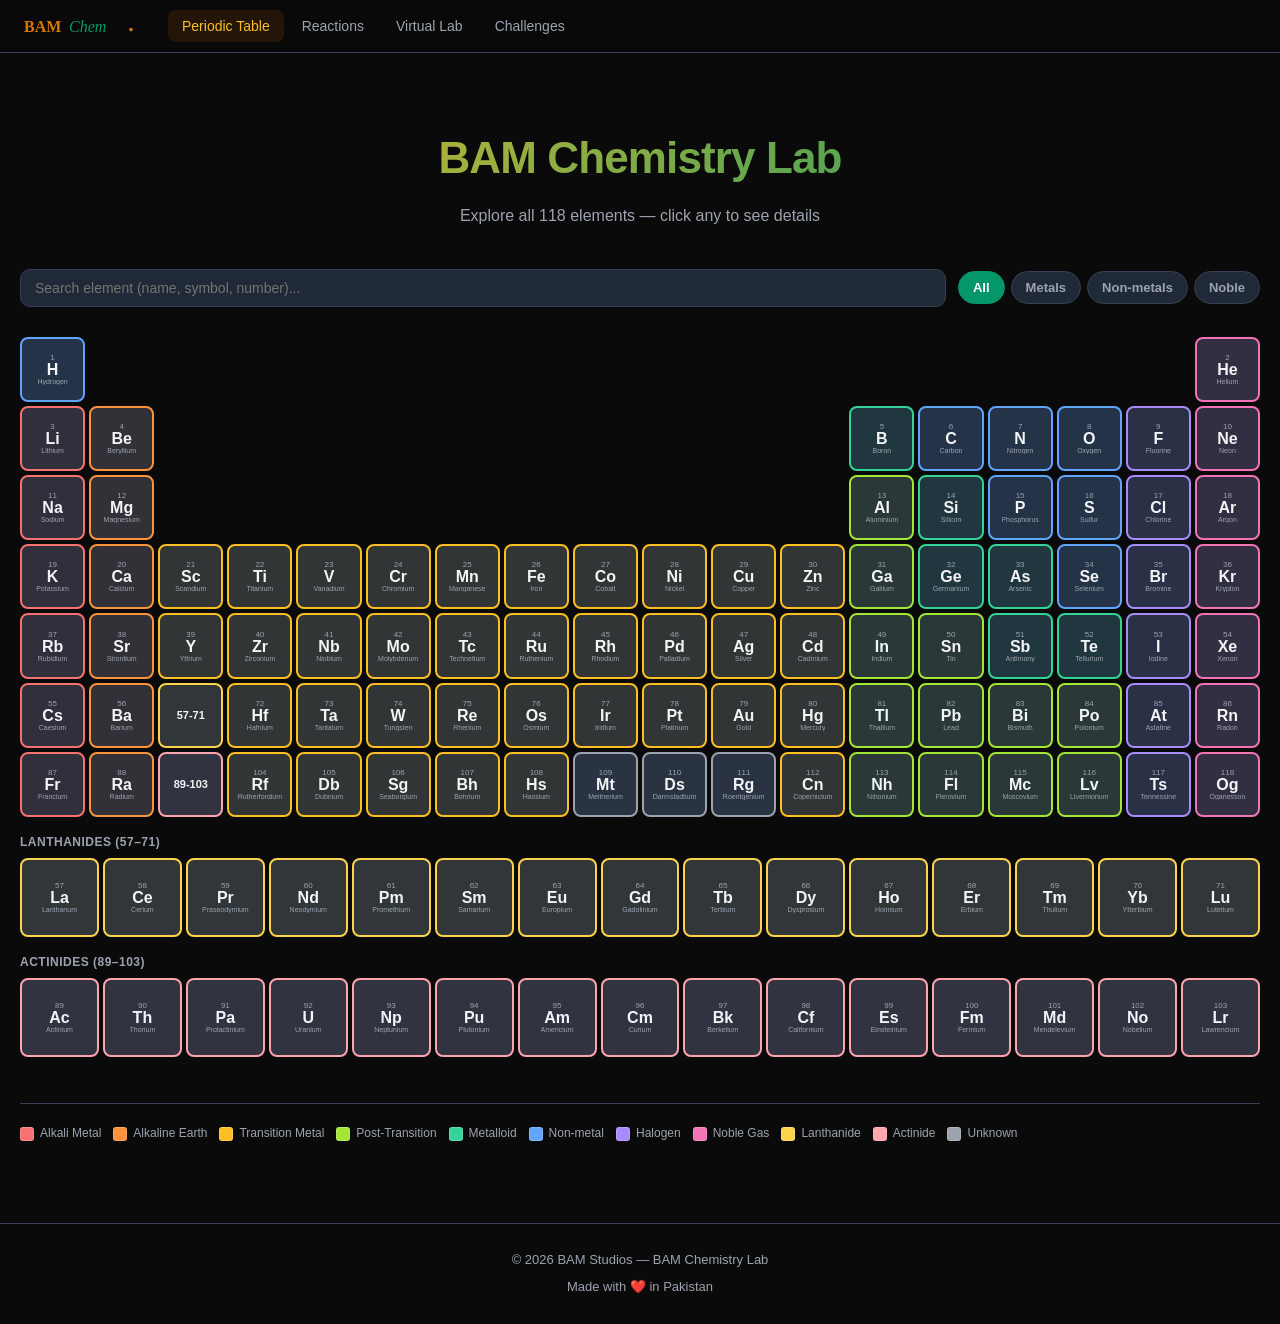
<file: index.html>
<!DOCTYPE html>
<html lang="en">
<head>
  <meta charset="UTF-8">
  <meta name="viewport" content="width=device-width, initial-scale=1.0">
  <title>BAM Chemistry Lab</title>
  <meta name="description" content="Interactive chemistry lab — 118 elements, reactions, and virtual experiments.">
  <meta name="theme-color" content="#059669">
  <link rel="icon" type="image/svg+xml" href="favicon.svg">
  <link rel="apple-touch-icon" href="favicon.svg">
  <link rel="stylesheet" href="style.css">
</head>
<body>

  <header class="site-header">
    <nav class="nav">
      <a href="index.html" class="logo" aria-label="BAM Chemistry Lab">
        <svg viewBox="0 0 640 140" xmlns="http://www.w3.org/2000/svg" aria-hidden="true">
          <text x="20" y="98" font-family="Georgia, 'Times New Roman', serif" font-size="80" font-weight="bold" fill="#d97706">BAM</text>
          <text x="245" y="98" font-family="Georgia, 'Times New Roman', serif" font-size="80" font-style="italic" fill="#059669">Chem</text>
          <circle cx="555" cy="88" r="9" fill="#d97706"/>
        </svg>
      </a>
      <ul class="nav-links">
        <li><a href="index.html" class="active">Periodic Table</a></li>
        <li><a href="reactions.html">Reactions</a></li>
        <li><a href="lab.html">Virtual Lab</a></li>
        <li><a href="#challenges">Challenges</a></li>
      </ul>
    </nav>
  </header>

  <main>
    <section class="hero">
      <h1>BAM Chemistry Lab</h1>
      <p>Explore all 118 elements — click any to see details</p>
    </section>

    <section class="periodic-section">
      <div class="periodic-controls">
        <input type="text" id="searchInput" placeholder="Search element (name, symbol, number)...">
        <div class="filter-pills" id="filterPills">
          <button class="filter-pill active" data-filter="all">All</button>
          <button class="filter-pill" data-filter="metal">Metals</button>
          <button class="filter-pill" data-filter="nonmetal">Non-metals</button>
          <button class="filter-pill" data-filter="noble">Noble</button>
        </div>
      </div>

      <div class="periodic-grid-wrap">
        <div id="periodicGrid" class="periodic-grid" aria-label="Periodic table"></div>
        <div class="f-block-label">Lanthanides (57–71)</div>
        <div id="lanthanidesGrid" class="f-block-grid" aria-label="Lanthanides"></div>
        <div class="f-block-label">Actinides (89–103)</div>
        <div id="actinidesGrid" class="f-block-grid" aria-label="Actinides"></div>
      </div>

      <div class="legend" id="legend"></div>
    </section>
  </main>

  <div id="elementModal" class="modal">
    <div class="modal-content">
      <button class="modal-close" aria-label="Close">×</button>
      <h3 id="modalTitle">Element</h3>
      <div id="modalBody"></div>
    </div>
  </div>

  <footer class="site-footer">
    <p>© 2026 BAM Studios — BAM Chemistry Lab</p>
    <p style="margin-top: 6px;">Made with ❤️ in Pakistan</p>
  </footer>

  <script src="app-v4.js"></script>
</body>
</html>
</file>
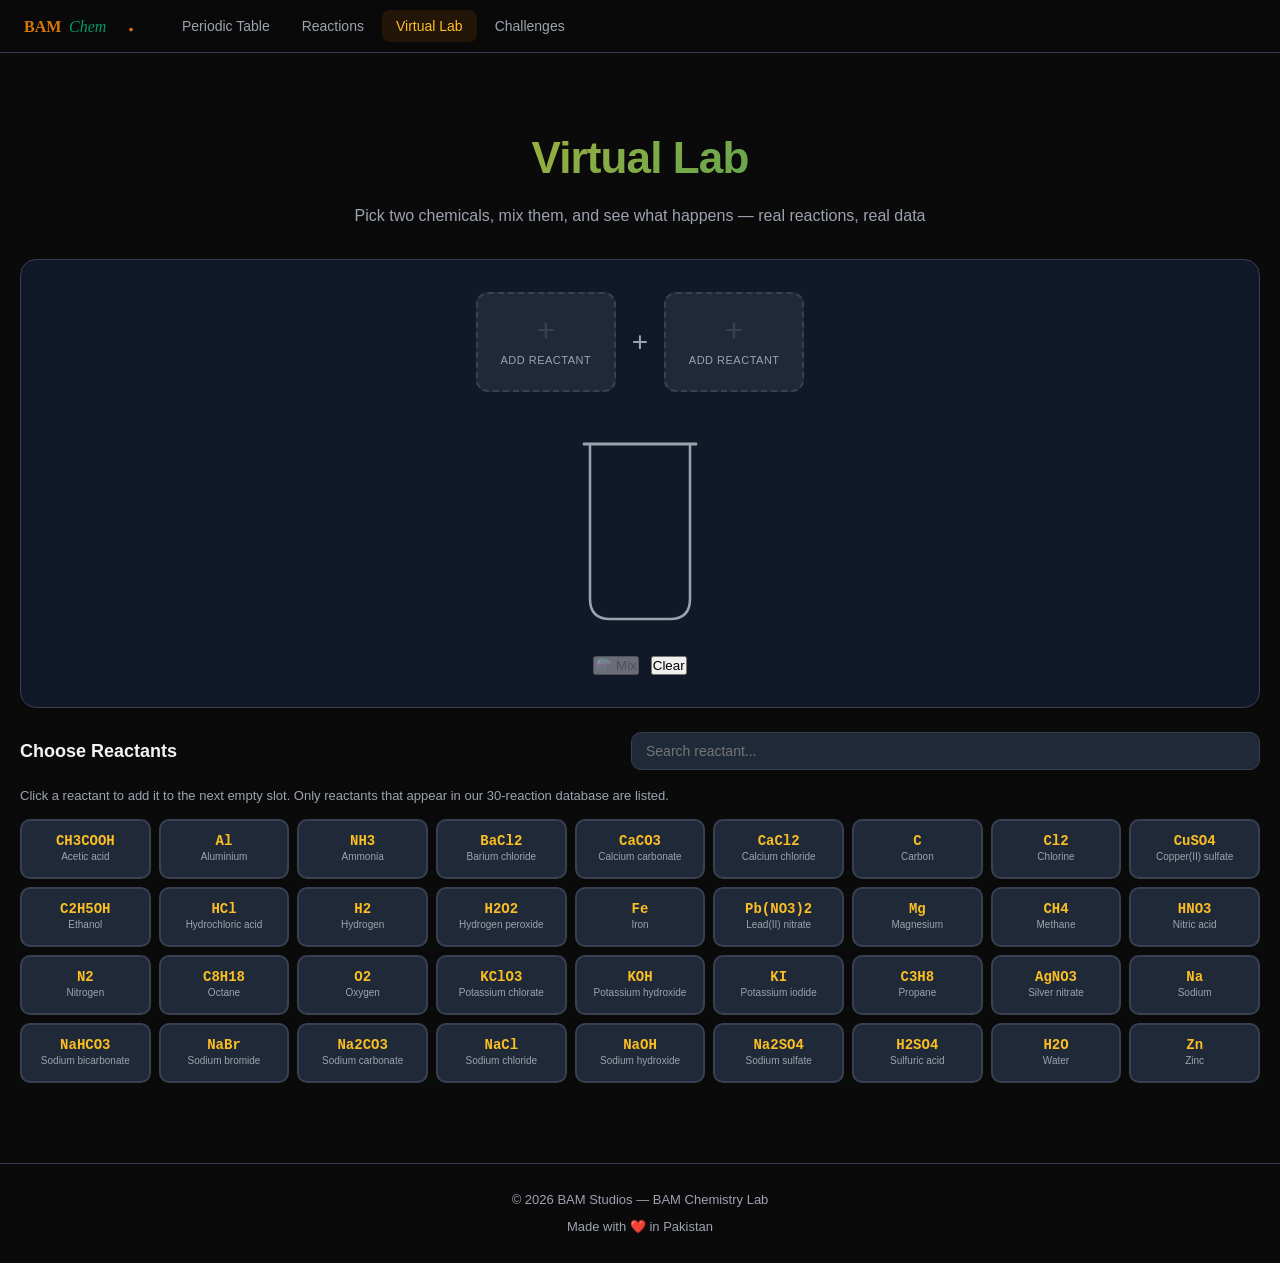
<file: lab.html>
<!DOCTYPE html>
<html lang="en">
<head>
  <meta charset="UTF-8">
  <meta name="viewport" content="width=device-width, initial-scale=1.0">
  <title>Virtual Lab — BAM Chemistry Lab</title>
  <meta name="description" content="Mix chemicals in a virtual beaker and discover real reactions.">
  <meta name="theme-color" content="#059669">
  <link rel="icon" type="image/svg+xml" href="favicon.svg">
  <link rel="apple-touch-icon" href="favicon.svg">
  <link rel="stylesheet" href="style.css">
</head>
<body>

  <header class="site-header">
    <nav class="nav">
      <a href="index.html" class="logo" aria-label="BAM Chemistry Lab">
        <svg viewBox="0 0 640 140" xmlns="http://www.w3.org/2000/svg" aria-hidden="true">
          <text x="20" y="98" font-family="Georgia, 'Times New Roman', serif" font-size="80" font-weight="bold" fill="#d97706">BAM</text>
          <text x="245" y="98" font-family="Georgia, 'Times New Roman', serif" font-size="80" font-style="italic" fill="#059669">Chem</text>
          <circle cx="555" cy="88" r="9" fill="#d97706"/>
        </svg>
      </a>
      <ul class="nav-links">
        <li><a href="index.html">Periodic Table</a></li>
        <li><a href="reactions.html">Reactions</a></li>
        <li><a href="lab.html" class="active">Virtual Lab</a></li>
        <li><a href="#challenges">Challenges</a></li>
      </ul>
    </nav>
  </header>

  <main>

    <section class="lab-hero">
      <h1>Virtual Lab</h1>
      <p>Pick two chemicals, mix them, and see what happens — real reactions, real data</p>
    </section>

    <div class="beaker-area">

      <div class="slots-row">
        <div class="slot" id="slotA" data-slot="A">
          <div class="slot-plus">+</div>
          <div class="slot-label">Add reactant</div>
        </div>
        <div class="slot-plus-sep">+</div>
        <div class="slot" id="slotB" data-slot="B">
          <div class="slot-plus">+</div>
          <div class="slot-label">Add reactant</div>
        </div>
      </div>

      <div class="beaker-wrap" id="beakerWrap">
        <svg viewBox="0 0 180 200" xmlns="http://www.w3.org/2000/svg" aria-hidden="true">
          <defs>
            <linearGradient id="liquidGrad" x1="0%" y1="0%" x2="0%" y2="100%">
              <stop offset="0%" stop-color="#059669" stop-opacity="0.6"/>
              <stop offset="100%" stop-color="#047857" stop-opacity="0.9"/>
            </linearGradient>
          </defs>

          <path d="M40 20 L40 175 Q40 195 60 195 L120 195 Q140 195 140 175 L140 20"
                fill="none" stroke="#9ca3af" stroke-width="2.5" stroke-linejoin="round"/>
          <line x1="34" y1="20" x2="146" y2="20" stroke="#9ca3af" stroke-width="3" stroke-linecap="round"/>

          <rect class="beaker-liquid" id="beakerLiquid"
                x="42" y="140" width="96" height="54"
                fill="url(#liquidGrad)" opacity="0" rx="2"/>

          <circle class="beaker-bubble" cx="70" cy="160" r="3" fill="#d1fae5" opacity="0"/>
          <circle class="beaker-bubble" cx="90" cy="160" r="4" fill="#d1fae5" opacity="0"/>
          <circle class="beaker-bubble" cx="110" cy="160" r="2.5" fill="#d1fae5" opacity="0"/>
          <circle class="beaker-bubble" cx="80" cy="160" r="3.5" fill="#d1fae5" opacity="0"/>
        </svg>
      </div>

      <div class="lab-actions">
        <button id="mixBtn" class="btn btn-primary" disabled>⚗️ Mix</button>
        <button id="clearBtn" class="btn btn-outline">Clear</button>
      </div>

    </div>

    <div class="result-panel" id="resultPanel"></div>

    <div class="picker-section">
      <div class="picker-header">
        <h2>Choose Reactants</h2>
        <input type="text" id="pickerSearch" placeholder="Search reactant...">
      </div>
      <p class="picker-hint">Click a reactant to add it to the next empty slot. Only reactants that appear in our 30-reaction database are listed.</p>
      <div class="reactant-grid" id="reactantGrid"></div>
    </div>

  </main>

  <footer class="site-footer">
    <p>© 2026 BAM Studios — BAM Chemistry Lab</p>
    <p style="margin-top: 6px;">Made with ❤️ in Pakistan</p>
  </footer>

  <script src="js/lab.js"></script>
</body>
</html>
</file>
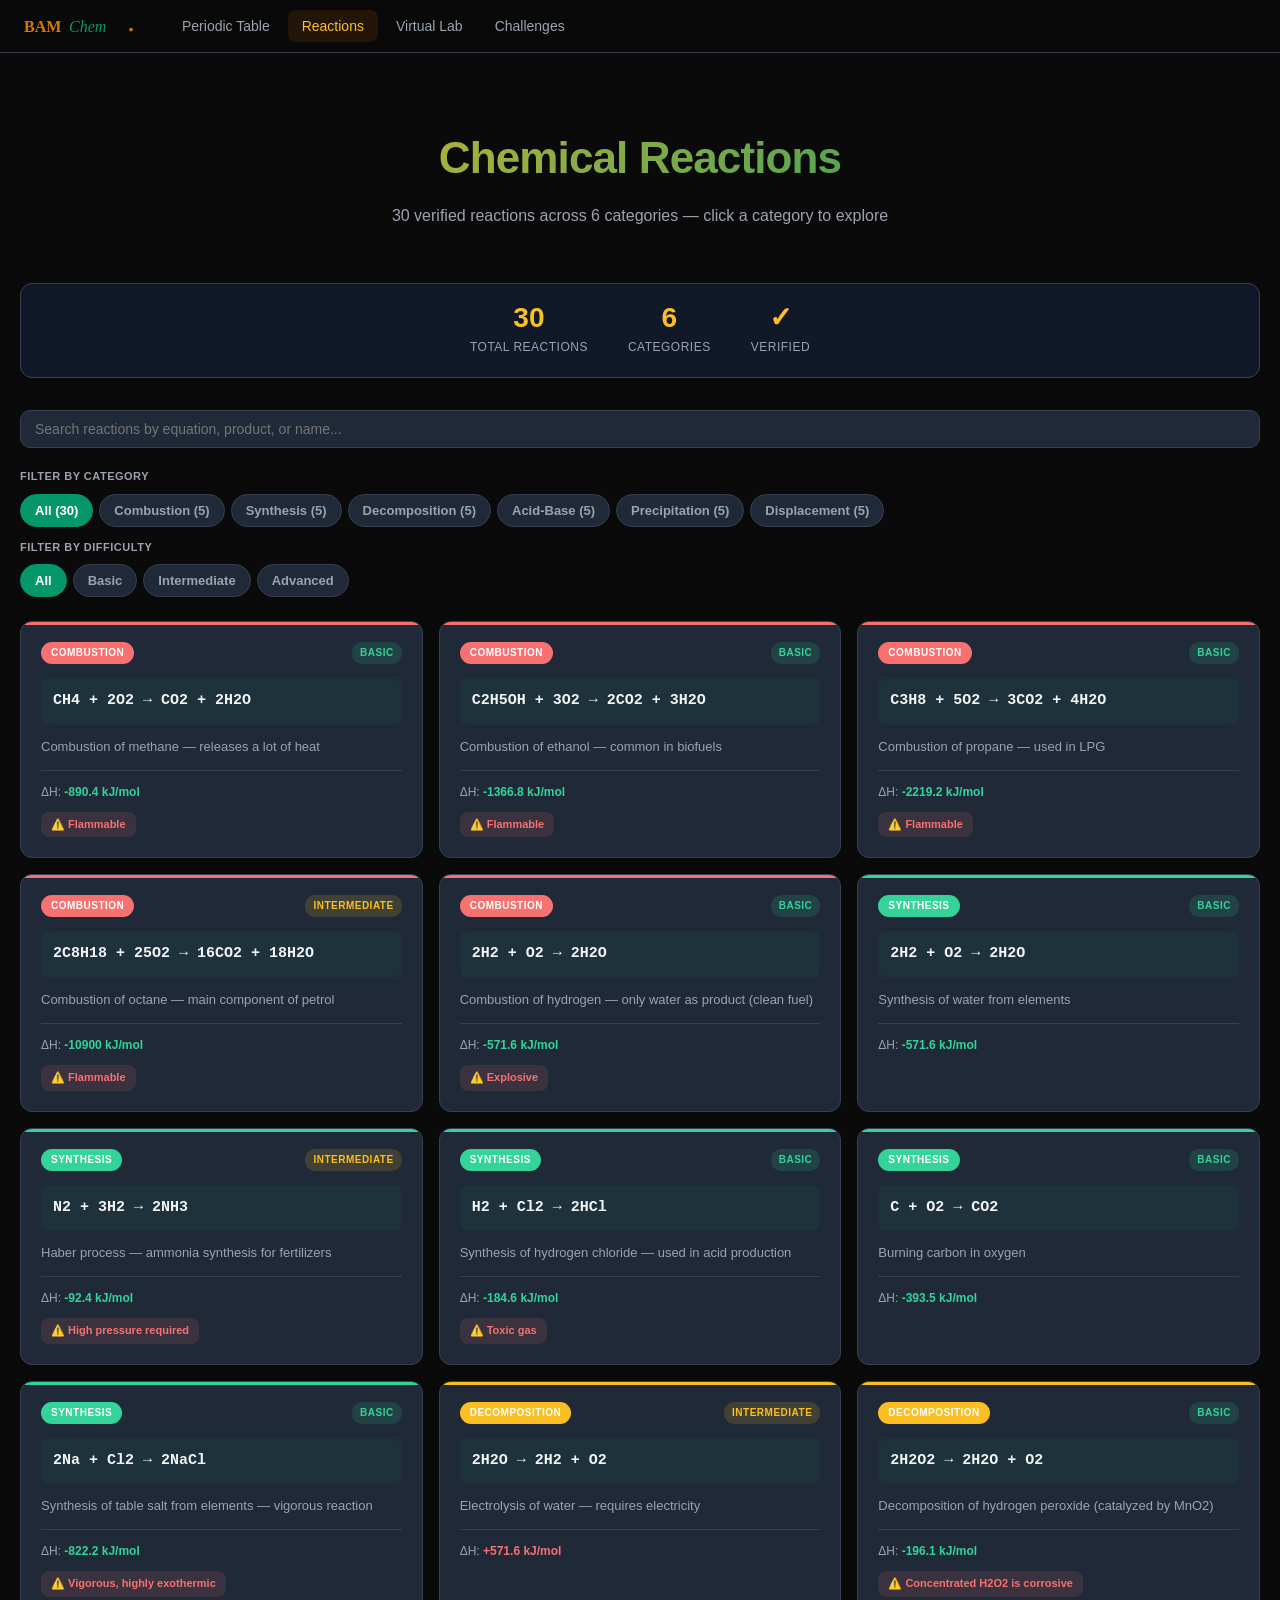
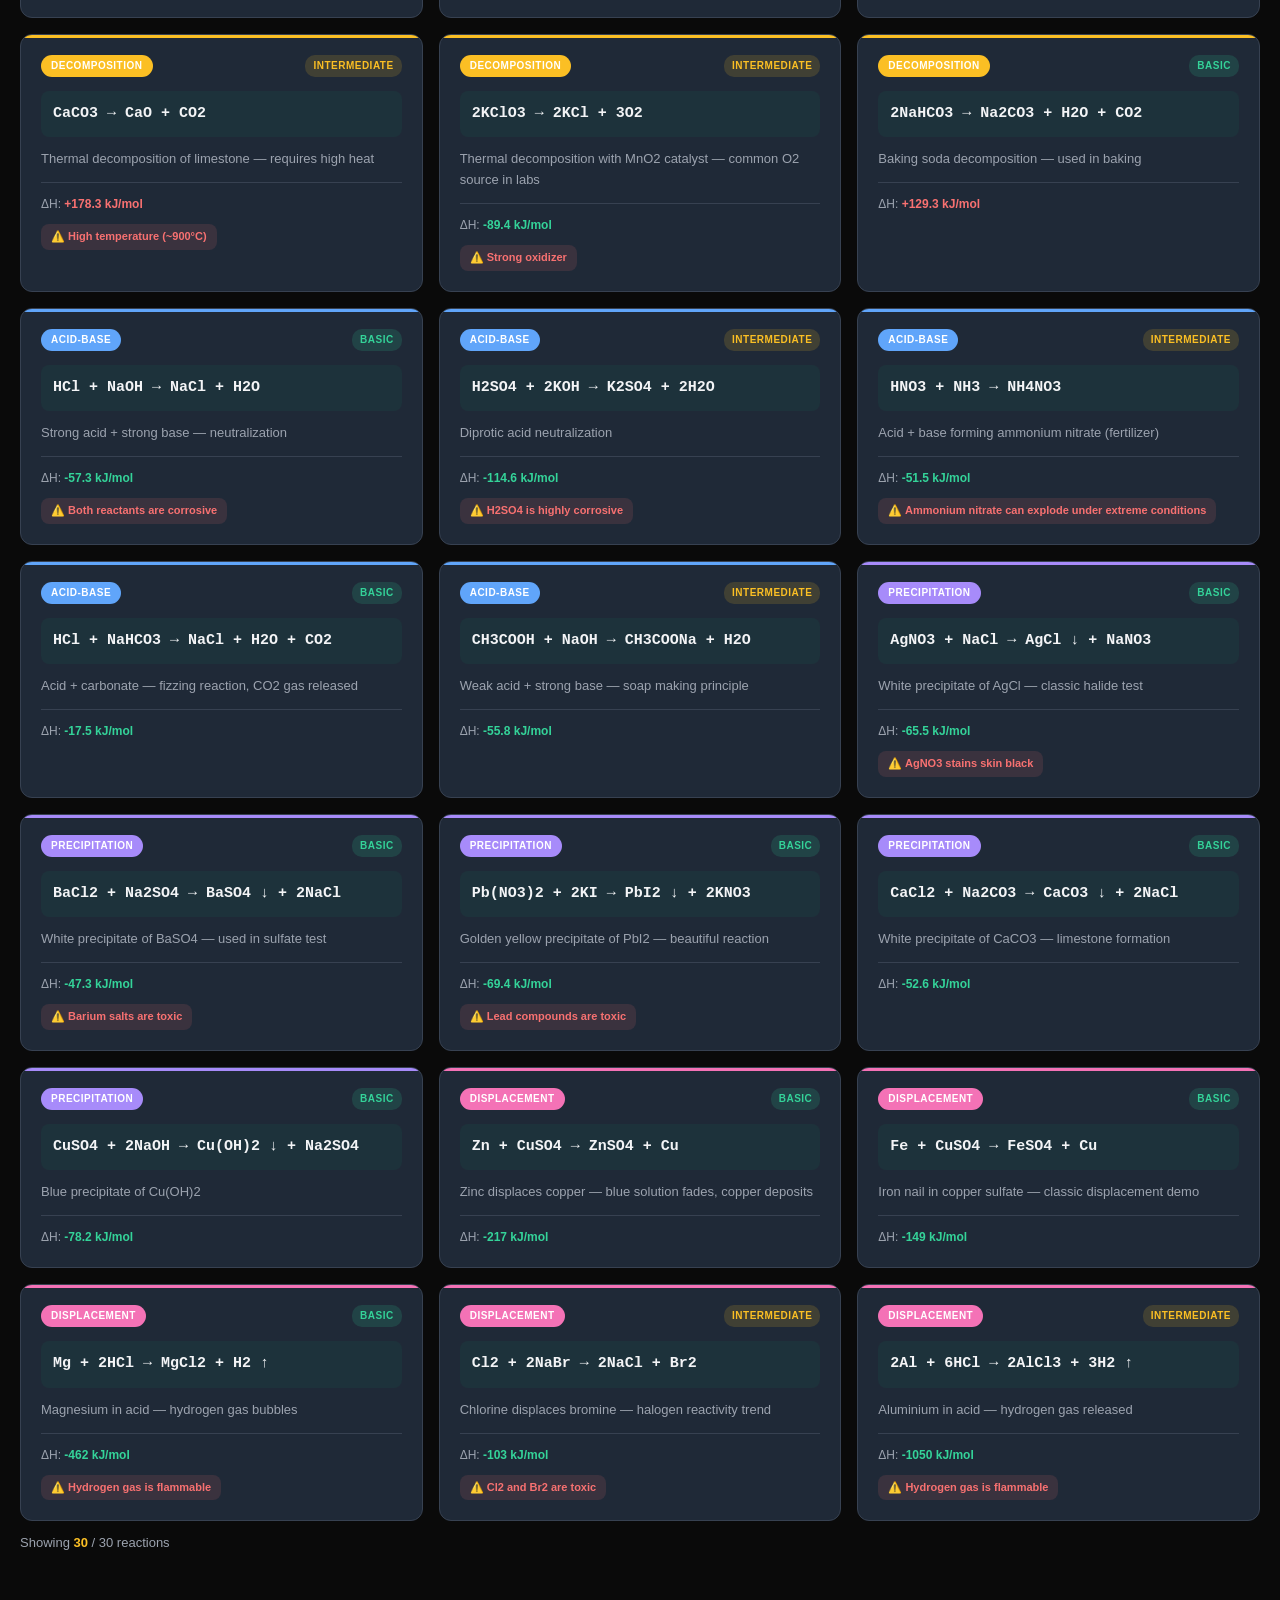
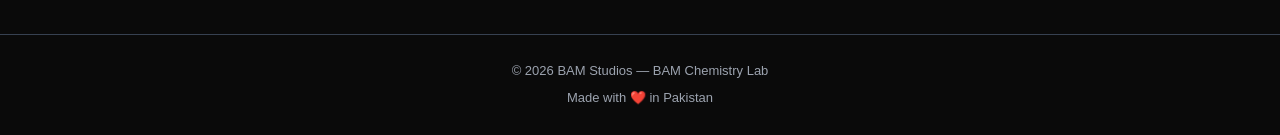
<file: reactions.html>
<!DOCTYPE html>
<html lang="en">
<head>
  <meta charset="UTF-8">
  <meta name="viewport" content="width=device-width, initial-scale=1.0">
  <title>Reactions — BAM Chemistry Lab</title>
  <meta name="description" content="Explore 30 verified chemical reactions across 6 categories.">
  <meta name="theme-color" content="#059669">
  <link rel="icon" type="image/svg+xml" href="favicon.svg">
  <link rel="apple-touch-icon" href="favicon.svg">
  <link rel="stylesheet" href="style.css">
</head>
<body>

  <header class="site-header">
    <nav class="nav">
      <a href="index.html" class="logo" aria-label="BAM Chemistry Lab">
        <svg viewBox="0 0 640 140" xmlns="http://www.w3.org/2000/svg" aria-hidden="true">
          <text x="20" y="98" font-family="Georgia, 'Times New Roman', serif" font-size="80" font-weight="bold" fill="#d97706">BAM</text>
          <text x="245" y="98" font-family="Georgia, 'Times New Roman', serif" font-size="80" font-style="italic" fill="#059669">Chem</text>
          <circle cx="555" cy="88" r="9" fill="#d97706"/>
        </svg>
      </a>
      <ul class="nav-links">
        <li><a href="index.html">Periodic Table</a></li>
        <li><a href="reactions.html" class="active">Reactions</a></li>
        <li><a href="lab.html">Virtual Lab</a></li>
        <li><a href="#challenges">Challenges</a></li>
      </ul>
    </nav>
  </header>

  <main>
    <section class="reactions-hero">
      <h1>Chemical Reactions</h1>
      <p>30 verified reactions across 6 categories — click a category to explore</p>
    </section>

    <div class="reactions-stats">
      <div class="stat-item">
        <span class="stat-val" id="statTotal">30</span>
        <span class="stat-label">Total Reactions</span>
      </div>
      <div class="stat-item">
        <span class="stat-val">6</span>
        <span class="stat-label">Categories</span>
      </div>
      <div class="stat-item">
        <span class="stat-val">✓</span>
        <span class="stat-label">Verified</span>
      </div>
    </div>

    <div class="reactions-controls">
      <input type="text" id="searchInput" placeholder="Search reactions by equation, product, or name...">
    </div>

    <div class="reactions-section-label">Filter by category</div>
    <div class="category-pills" id="categoryPills"></div>

    <div class="reactions-section-label">Filter by difficulty</div>
    <div class="difficulty-pills" id="difficultyPills"></div>

    <div id="reactionsGrid" class="reactions-grid"></div>
    <div id="noResults" class="no-results" style="display:none;">
      <h3>No reactions found</h3>
      <p>Try changing the filters or search term</p>
    </div>
    <div class="reactions-count" id="reactionsCount"></div>
  </main>

  <footer class="site-footer">
    <p>© 2026 BAM Studios — BAM Chemistry Lab</p>
    <p style="margin-top: 6px;">Made with ❤️ in Pakistan</p>
  </footer>

  <script src="js/reactions.js"></script>
</body>
</html>
</file>
<file: style.css>
* { margin: 0; padding: 0; box-sizing: border-box; }

:root {
  --emerald: #059669;
  --gold: #d97706;
  --gold-light: #fbbf24;
  --bg: #0a0a0a;
  --bg-alt: #111827;
  --card: #1f2937;
  --border: #374151;
  --text: #f3f4f6;
  --text-muted: #9ca3af;

  --c-alkali: #f87171; --c-alkaline: #fb923c; --c-transition: #fbbf24;
  --c-post: #a3e635; --c-metalloid: #34d399; --c-nonmetal: #60a5fa;
  --c-halogen: #a78bfa; --c-noble: #f472b6; --c-lanthanide: #fcd34d;
  --c-actinide: #fda4af; --c-unknown: #9ca3af;
}

body {
  font-family: -apple-system, BlinkMacSystemFont, 'Segoe UI', Roboto, Arial, sans-serif;
  background: var(--bg);
  color: var(--text);
  line-height: 1.6;
  min-height: 100vh;
  display: flex;
  flex-direction: column;
}

[dir="rtl"] body { font-family: 'Noto Naskh Arabic', 'Segoe UI', Tahoma, sans-serif; }

.site-header {
  background: rgba(10,10,10,0.92);
  border-bottom: 1px solid var(--border);
  padding: 12px 20px;
  position: sticky;
  top: 0;
  z-index: 100;
  backdrop-filter: blur(12px);
}

.nav {
  max-width: 1280px;
  margin: 0 auto;
  display: flex;
  align-items: center;
  gap: 20px;
  flex-wrap: wrap;
}

.logo svg { height: 28px; display: block; }

.nav-links {
  display: flex;
  gap: 4px;
  list-style: none;
  flex-wrap: wrap;
  flex: 1;
}

.nav-links a {
  color: var(--text-muted);
  text-decoration: none;
  padding: 8px 14px;
  border-radius: 8px;
  font-size: 14px;
  font-weight: 500;
  transition: all .2s;
}

.nav-links a:hover, .nav-links a.active {
  color: var(--gold-light);
  background: rgba(217,119,6,0.12);
}

.lang-switcher {
  background: var(--card);
  color: var(--text);
  border: 1px solid var(--border);
  padding: 8px 12px;
  border-radius: 8px;
  font-size: 13px;
  font-weight: 600;
  font-family: inherit;
  cursor: pointer;
  transition: border-color .2s;
}

.lang-switcher:hover { border-color: var(--emerald); }

.lang-switcher:focus {
  outline: none;
  border-color: var(--emerald);
  box-shadow: 0 0 0 3px rgba(5,150,105,0.15);
}

main {
  flex: 1;
  max-width: 1280px;
  margin: 0 auto;
  padding: 40px 20px;
  width: 100%;
}

.hero {
  text-align: center;
  padding: 30px 0 40px;
}

.hero h1 {
  font-size: clamp(28px, 5vw, 44px);
  font-weight: 800;
  margin-bottom: 10px;
  background: linear-gradient(135deg, var(--gold-light) 0%, var(--emerald) 100%);
  -webkit-background-clip: text;
  background-clip: text;
  -webkit-text-fill-color: transparent;
  letter-spacing: -0.02em;
}

.hero p {
  color: var(--text-muted);
  font-size: 16px;
}

.periodic-controls {
  display: flex;
  gap: 12px;
  margin-bottom: 20px;
  flex-wrap: wrap;
  align-items: center;
}

#searchInput {
  flex: 1;
  min-width: 220px;
  padding: 10px 14px;
  border-radius: 10px;
  border: 1px solid var(--border);
  background: var(--card);
  color: var(--text);
  font-size: 14px;
  font-family: inherit;
}

#searchInput:focus {
  outline: none;
  border-color: var(--emerald);
  box-shadow: 0 0 0 3px rgba(5,150,105,0.15);
}

.filter-pills { display: flex; gap: 6px; flex-wrap: wrap; }

.filter-pill {
  padding: 8px 14px;
  border-radius: 20px;
  background: var(--card);
  border: 1px solid var(--border);
  color: var(--text-muted);
  font-size: 13px;
  font-weight: 600;
  cursor: pointer;
  transition: all .2s;
  font-family: inherit;
}

.filter-pill.active, .filter-pill:hover {
  background: var(--emerald);
  border-color: var(--emerald);
  color: #fff;
}

.periodic-grid-wrap {
  overflow-x: auto;
  padding: 10px 0;
}

/* Periodic table always LTR — chemistry standard */
.periodic-grid,
.f-block-grid,
.f-block-label {
  direction: ltr;
}

.periodic-grid {
  display: grid;
  grid-template-columns: repeat(18, minmax(54px, 1fr));
  grid-template-rows: repeat(7, minmax(54px, auto));
  gap: 4px;
  min-width: 1000px;
}

.f-block-label {
  color: var(--text-muted);
  font-size: 12px;
  font-weight: 600;
  text-transform: uppercase;
  letter-spacing: 0.5px;
  margin: 16px 0 6px;
  min-width: 1000px;
  text-align: left;
}

.f-block-grid {
  display: grid;
  grid-template-columns: repeat(15, minmax(54px, 1fr));
  gap: 4px;
  min-width: 900px;
  margin-bottom: 12px;
}

.element-card {
  aspect-ratio: 1;
  background: var(--card);
  border: 2px solid var(--cat-color, var(--border));
  border-radius: 8px;
  padding: 3px;
  display: flex;
  flex-direction: column;
  align-items: center;
  justify-content: center;
  cursor: pointer;
  transition: transform .15s, box-shadow .15s, opacity .2s;
  color: var(--text);
  font-family: inherit;
  position: relative;
  overflow: hidden;
  min-height: 0;
}

.element-card::before {
  content: "";
  position: absolute;
  inset: 0;
  background: var(--cat-color);
  opacity: 0.08;
  pointer-events: none;
}

.element-card:hover {
  transform: scale(1.1);
  box-shadow: 0 6px 20px rgba(0,0,0,0.5);
  z-index: 5;
}

.element-card.dimmed { opacity: 0.15; pointer-events: none; }

.f-block-jump { cursor: pointer; }
.f-block-jump:hover {
  transform: scale(1.1);
  box-shadow: 0 6px 20px rgba(0,0,0,0.5);
  z-index: 5;
}

.flash-highlight { animation: flashPulse 0.4s ease 4; }

@keyframes flashPulse {
  0%, 100% { transform: scale(1); box-shadow: none; }
  50% { transform: scale(1.15); box-shadow: 0 0 24px var(--cat-color); }
}

.el-z { font-size: 8px; color: var(--text-muted); line-height: 1; position: relative; }
.el-symbol { font-size: 16px; font-weight: 800; line-height: 1; position: relative; }
.el-name {
  font-size: 7px;
  color: var(--text-muted);
  text-align: center;
  line-height: 1;
  position: relative;
  max-width: 100%;
  overflow: hidden;
  text-overflow: ellipsis;
  white-space: nowrap;
}

.legend {
  display: flex;
  flex-wrap: wrap;
  gap: 12px;
  margin-top: 24px;
  padding-top: 20px;
  border-top: 1px solid var(--border);
}

.legend-item {
  display: flex;
  align-items: center;
  gap: 6px;
  font-size: 12px;
  color: var(--text-muted);
}

.legend-swatch {
  width: 14px;
  height: 14px;
  border-radius: 3px;
  border: 1px solid rgba(255,255,255,0.2);
}

.modal {
  display: none;
  position: fixed;
  inset: 0;
  background: rgba(0,0,0,0.78);
  z-index: 1000;
  align-items: center;
  justify-content: center;
  padding: 20px;
  backdrop-filter: blur(4px);
}

.modal.modal-open { display: flex; }

.modal-content {
  background: var(--bg-alt);
  border: 1px solid var(--border);
  border-radius: 14px;
  padding: 32px;
  max-width: 520px;
  width: 100%;
  max-height: 90vh;
  overflow-y: auto;
  position: relative;
  animation: modalIn .22s ease;
}

@keyframes modalIn {
  from { opacity: 0; transform: scale(0.96); }
  to { opacity: 1; transform: scale(1); }
}

.modal-close {
  position: absolute;
  top: 12px;
  right: 12px;
  width: 34px;
  height: 34px;
  border-radius: 8px;
  background: var(--card);
  border: 1px solid var(--border);
  color: var(--text);
  font-size: 22px;
  cursor: pointer;
  line-height: 1;
  display: flex;
  align-items: center;
  justify-content: center;
}

[dir="rtl"] .modal-close { right: auto; left: 12px; }

.modal-close:hover { background: var(--border); }

.modal-content h3 {
  color: var(--gold-light);
  font-size: 24px;
  margin-bottom: 24px;
  font-weight: 700;
  padding-right: 40px;
}

[dir="rtl"] .modal-content h3 { padding-right: 0; padding-left: 40px; }

.detail-grid {
  display: grid;
  grid-template-columns: 1fr 1fr;
  gap: 18px;
}

.detail-grid > div {
  display: flex;
  flex-direction: column;
  gap: 4px;
}

.detail-label {
  font-size: 11px;
  color: var(--text-muted);
  text-transform: uppercase;
  letter-spacing: 0.5px;
  font-weight: 600;
}

.detail-value {
  font-size: 15px;
  color: var(--text);
  font-weight: 600;
  word-break: break-word;
}

.site-footer {
  border-top: 1px solid var(--border);
  padding: 24px 20px;
  text-align: center;
  color: var(--text-muted);
  font-size: 13px;
  margin-top: 40px;
}

.site-footer p { margin: 2px 0; }

@media (max-width: 720px) {
  .nav-links { order: 3; width: 100%; justify-content: center; }
  .detail-grid { grid-template-columns: 1fr; }
  .periodic-grid { min-width: 900px; }
}

/* ============ REACTIONS PAGE ============ */
.reactions-hero {
  text-align: center;
  padding: 30px 0 30px;
}

.reactions-hero h1 {
  font-size: clamp(28px, 5vw, 44px);
  font-weight: 800;
  margin-bottom: 10px;
  background: linear-gradient(135deg, var(--gold-light) 0%, var(--emerald) 100%);
  -webkit-background-clip: text;
  background-clip: text;
  -webkit-text-fill-color: transparent;
  letter-spacing: -0.02em;
}

.reactions-hero p {
  color: var(--text-muted);
  font-size: 16px;
  max-width: 600px;
  margin: 0 auto;
}

.reactions-stats {
  display: flex;
  justify-content: center;
  gap: 40px;
  flex-wrap: wrap;
  margin: 24px 0 32px;
  padding: 20px;
  background: var(--bg-alt);
  border: 1px solid var(--border);
  border-radius: 12px;
}

.stat-item {
  text-align: center;
}

.stat-item .stat-val {
  font-size: 28px;
  font-weight: 800;
  color: var(--gold-light);
  display: block;
  line-height: 1;
}

.stat-item .stat-label {
  font-size: 12px;
  color: var(--text-muted);
  text-transform: uppercase;
  letter-spacing: 0.5px;
  margin-top: 6px;
  display: block;
}

.reactions-controls {
  display: flex;
  gap: 12px;
  margin-bottom: 20px;
  flex-wrap: wrap;
  align-items: center;
}

.reactions-controls input {
  flex: 1;
  min-width: 220px;
  padding: 10px 14px;
  border-radius: 10px;
  border: 1px solid var(--border);
  background: var(--card);
  color: var(--text);
  font-size: 14px;
  font-family: inherit;
}

.reactions-controls input:focus {
  outline: none;
  border-color: var(--emerald);
  box-shadow: 0 0 0 3px rgba(5,150,105,0.15);
}

.category-pills,
.difficulty-pills {
  display: flex;
  gap: 6px;
  flex-wrap: wrap;
  margin-bottom: 12px;
}

.category-pill,
.difficulty-pill {
  padding: 8px 14px;
  border-radius: 20px;
  background: var(--card);
  border: 1px solid var(--border);
  color: var(--text-muted);
  font-size: 13px;
  font-weight: 600;
  cursor: pointer;
  transition: all .2s;
  font-family: inherit;
}

.category-pill:hover,
.difficulty-pill:hover {
  border-color: var(--emerald);
  color: var(--text);
}

.category-pill.active,
.difficulty-pill.active {
  background: var(--emerald);
  border-color: var(--emerald);
  color: #fff;
}

.reactions-section-label {
  font-size: 11px;
  color: var(--text-muted);
  text-transform: uppercase;
  letter-spacing: 0.5px;
  font-weight: 700;
  margin-bottom: 8px;
}

.reactions-grid {
  display: grid;
  grid-template-columns: repeat(auto-fill, minmax(320px, 1fr));
  gap: 16px;
  margin-top: 24px;
}

.reaction-card {
  background: var(--card);
  border: 1px solid var(--border);
  border-radius: 12px;
  padding: 20px;
  position: relative;
  overflow: hidden;
  transition: transform .2s, box-shadow .2s, border-color .2s;
}

.reaction-card::before {
  content: "";
  position: absolute;
  top: 0; left: 0; right: 0;
  height: 3px;
  background: var(--reaction-color, var(--emerald));
}

.reaction-card:hover {
  transform: translateY(-2px);
  box-shadow: 0 8px 24px rgba(0,0,0,0.4);
  border-color: var(--emerald);
}

.reaction-card-header {
  display: flex;
  justify-content: space-between;
  align-items: flex-start;
  gap: 12px;
  margin-bottom: 14px;
}

.reaction-category-badge {
  display: inline-block;
  padding: 3px 10px;
  border-radius: 12px;
  font-size: 10px;
  font-weight: 700;
  text-transform: uppercase;
  letter-spacing: 0.5px;
  color: #fff;
  background: var(--reaction-color, var(--emerald));
}

.reaction-difficulty-badge {
  font-size: 10px;
  padding: 3px 8px;
  border-radius: 10px;
  font-weight: 700;
  text-transform: uppercase;
  letter-spacing: 0.5px;
}

.difficulty-basic {
  background: rgba(52,211,153,0.15);
  color: #34d399;
}

.difficulty-intermediate {
  background: rgba(251,191,36,0.15);
  color: #fbbf24;
}

.difficulty-advanced {
  background: rgba(248,113,113,0.15);
  color: #f87171;
}

.reaction-equation {
  font-family: 'Courier New', monospace;
  font-size: 15px;
  font-weight: 700;
  color: var(--text);
  padding: 12px;
  background: rgba(5,150,105,0.08);
  border-radius: 8px;
  margin-bottom: 12px;
  word-break: break-word;
  line-height: 1.5;
}

.reaction-equation .arrow {
  color: var(--gold-light);
  margin: 0 4px;
  font-weight: 900;
}

.reaction-description {
  color: var(--text-muted);
  font-size: 13px;
  line-height: 1.6;
  margin-bottom: 12px;
}

.reaction-meta {
  display: flex;
  gap: 16px;
  flex-wrap: wrap;
  padding-top: 12px;
  border-top: 1px solid var(--border);
  font-size: 12px;
}

.reaction-meta-item {
  color: var(--text-muted);
}

.reaction-meta-item strong {
  color: var(--gold-light);
  font-weight: 700;
}

.reaction-hazard {
  display: inline-flex;
  align-items: center;
  gap: 6px;
  padding: 4px 10px;
  background: rgba(248,113,113,0.12);
  color: #f87171;
  border-radius: 8px;
  font-size: 11px;
  font-weight: 600;
  margin-top: 10px;
}

.reaction-hazard svg {
  flex-shrink: 0;
}

.no-results {
  text-align: center;
  padding: 60px 20px;
  color: var(--text-muted);
}

.no-results h3 {
  font-size: 20px;
  margin-bottom: 8px;
  color: var(--text);
}

.reactions-count {
  color: var(--text-muted);
  font-size: 13px;
  margin-top: 12px;
}

.reactions-count strong {
  color: var(--gold-light);
}

@media (max-width: 720px) {
  .reactions-grid { grid-template-columns: 1fr; }
  .reactions-stats { gap: 20px; padding: 16px; }
  .stat-item .stat-val { font-size: 22px; }
}

/* ============ VIRTUAL LAB PAGE ============ */
.lab-hero {
  text-align: center;
  padding: 30px 0 30px;
}

.lab-hero h1 {
  font-size: clamp(28px, 5vw, 44px);
  font-weight: 800;
  margin-bottom: 10px;
  background: linear-gradient(135deg, var(--gold-light) 0%, var(--emerald) 100%);
  -webkit-background-clip: text;
  background-clip: text;
  -webkit-text-fill-color: transparent;
  letter-spacing: -0.02em;
}

.lab-hero p {
  color: var(--text-muted);
  font-size: 16px;
  max-width: 600px;
  margin: 0 auto;
}

/* ===== Beaker + Slots ===== */
.beaker-area {
  display: flex;
  flex-direction: column;
  align-items: center;
  gap: 24px;
  padding: 32px 16px;
  background: var(--bg-alt);
  border: 1px solid var(--border);
  border-radius: 16px;
  margin-bottom: 24px;
}

.slots-row {
  display: flex;
  gap: 16px;
  align-items: center;
  justify-content: center;
  flex-wrap: wrap;
}

.slot {
  width: 140px;
  height: 100px;
  border: 2px dashed var(--border);
  border-radius: 12px;
  display: flex;
  flex-direction: column;
  align-items: center;
  justify-content: center;
  cursor: pointer;
  transition: all .2s;
  background: var(--card);
  color: var(--text-muted);
  font-size: 13px;
  position: relative;
}

.slot:hover {
  border-color: var(--emerald);
  color: var(--text);
}

.slot.filled {
  border-style: solid;
  border-color: var(--emerald);
  background: linear-gradient(135deg, rgba(5,150,105,0.15), rgba(217,119,6,0.08));
  color: var(--text);
}

.slot .slot-plus {
  font-size: 32px;
  font-weight: 300;
  color: var(--border);
  line-height: 1;
}

.slot .slot-label {
  font-size: 11px;
  text-transform: uppercase;
  letter-spacing: 0.5px;
  margin-top: 6px;
}

.slot .slot-formula {
  font-family: 'Courier New', monospace;
  font-size: 20px;
  font-weight: 800;
  color: var(--gold-light);
  line-height: 1;
}

.slot .slot-name {
  font-size: 11px;
  color: var(--text-muted);
  margin-top: 4px;
  text-align: center;
  padding: 0 4px;
}

.slot-plus-sep {
  font-size: 28px;
  font-weight: 300;
  color: var(--text-muted);
}

/* Beaker SVG container */
.beaker-wrap {
  position: relative;
  width: 180px;
  height: 200px;
  margin: 8px auto;
}

.beaker-wrap svg {
  width: 100%;
  height: 100%;
  display: block;
}

.beaker-liquid {
  transition: fill 0.5s;
}

.beaker-bubble {
  opacity: 0;
  animation: bubbleUp 2s ease-in-out infinite;
}

.beaker-wrap.mixing .beaker-bubble {
  opacity: 1;
}

.beaker-bubble:nth-child(1) { animation-delay: 0s; }
.beaker-bubble:nth-child(2) { animation-delay: 0.4s; }
.beaker-bubble:nth-child(3) { animation-delay: 0.8s; }
.beaker-bubble:nth-child(4) { animation-delay: 1.2s; }

@keyframes bubbleUp {
  0% { transform: translateY(0); opacity: 0; }
  20% { opacity: 1; }
  100% { transform: translateY(-80px); opacity: 0; }
}

/* Action buttons */
.lab-actions {
  display: flex;
  gap: 12px;
  flex-wrap: wrap;
  justify-content: center;
}

/* Result panel */
.result-panel {
  margin-top: 24px;
  padding: 24px;
  border-radius: 12px;
  border: 2px solid var(--border);
  background: var(--card);
  display: none;
}

.result-panel.visible {
  display: block;
  animation: fadeIn .3s ease;
}

@keyframes fadeIn {
  from { opacity: 0; transform: translateY(8px); }
  to { opacity: 1; transform: translateY(0); }
}

.result-panel.success {
  border-color: var(--emerald);
  background: linear-gradient(135deg, rgba(5,150,105,0.08), var(--card));
}

.result-panel.none {
  border-color: var(--border);
}

.result-panel h3 {
  font-size: 18px;
  font-weight: 700;
  margin-bottom: 16px;
  display: flex;
  align-items: center;
  gap: 8px;
}

.result-panel.success h3 { color: var(--emerald); }
.result-panel.none h3 { color: var(--text-muted); }

.result-equation {
  font-family: 'Courier New', monospace;
  font-size: 20px;
  font-weight: 800;
  color: var(--text);
  padding: 16px;
  background: rgba(5,150,105,0.1);
  border-radius: 8px;
  margin-bottom: 16px;
  text-align: center;
  word-break: break-word;
  line-height: 1.5;
}

.result-info-grid {
  display: grid;
  grid-template-columns: repeat(auto-fit, minmax(140px, 1fr));
  gap: 12px;
  margin-bottom: 16px;
}

.result-info-item {
  padding: 10px 12px;
  background: var(--bg-alt);
  border-radius: 8px;
  border: 1px solid var(--border);
}

.result-info-item .info-label {
  font-size: 10px;
  text-transform: uppercase;
  letter-spacing: 0.5px;
  color: var(--text-muted);
  font-weight: 700;
  margin-bottom: 4px;
}

.result-info-item .info-value {
  font-size: 15px;
  font-weight: 700;
  color: var(--text);
}

.result-description {
  color: var(--text-muted);
  font-size: 14px;
  line-height: 1.6;
  padding: 12px;
  background: var(--bg-alt);
  border-radius: 8px;
  border-left: 3px solid var(--emerald);
}

.result-description.warn {
  border-left-color: #f87171;
  color: #fca5a5;
}

/* Reactant picker */
.picker-section {
  margin-top: 24px;
}

.picker-header {
  display: flex;
  gap: 12px;
  align-items: center;
  margin-bottom: 16px;
  flex-wrap: wrap;
}

.picker-header h2 {
  font-size: 18px;
  font-weight: 700;
  margin: 0;
  flex: 1;
  min-width: 200px;
}

.picker-header input {
  flex: 1;
  min-width: 220px;
  padding: 10px 14px;
  border-radius: 10px;
  border: 1px solid var(--border);
  background: var(--card);
  color: var(--text);
  font-size: 14px;
  font-family: inherit;
}

.picker-header input:focus {
  outline: none;
  border-color: var(--emerald);
  box-shadow: 0 0 0 3px rgba(5,150,105,0.15);
}

.picker-hint {
  font-size: 13px;
  color: var(--text-muted);
  margin-bottom: 12px;
}

.reactant-grid {
  display: grid;
  grid-template-columns: repeat(auto-fill, minmax(120px, 1fr));
  gap: 8px;
}

.reactant-chip {
  padding: 10px 12px;
  border-radius: 10px;
  background: var(--card);
  border: 2px solid var(--border);
  cursor: pointer;
  text-align: center;
  transition: all .2s;
  font-family: inherit;
  color: var(--text);
  display: flex;
  flex-direction: column;
  align-items: center;
  gap: 2px;
  min-height: 60px;
  justify-content: center;
}

.reactant-chip:hover {
  border-color: var(--emerald);
  transform: translateY(-2px);
}

.reactant-chip.selected {
  border-color: var(--gold-light);
  background: linear-gradient(135deg, rgba(217,119,6,0.2), var(--card));
  box-shadow: 0 0 12px rgba(217,119,6,0.3);
}

.reactant-chip.disabled {
  opacity: 0.35;
  cursor: not-allowed;
  pointer-events: none;
}

.reactant-chip .rc-formula {
  font-family: 'Courier New', monospace;
  font-size: 14px;
  font-weight: 800;
  color: var(--gold-light);
  line-height: 1.1;
}

.reactant-chip .rc-name {
  font-size: 10px;
  color: var(--text-muted);
  line-height: 1.2;
  text-align: center;
}

@media (max-width: 720px) {
  .slot { width: 120px; height: 90px; }
  .slot .slot-formula { font-size: 18px; }
  .beaker-wrap { width: 140px; height: 160px; }
  .result-equation { font-size: 16px; padding: 12px; }
  .reactant-grid { grid-template-columns: repeat(auto-fill, minmax(100px, 1fr)); }
}
</file>
